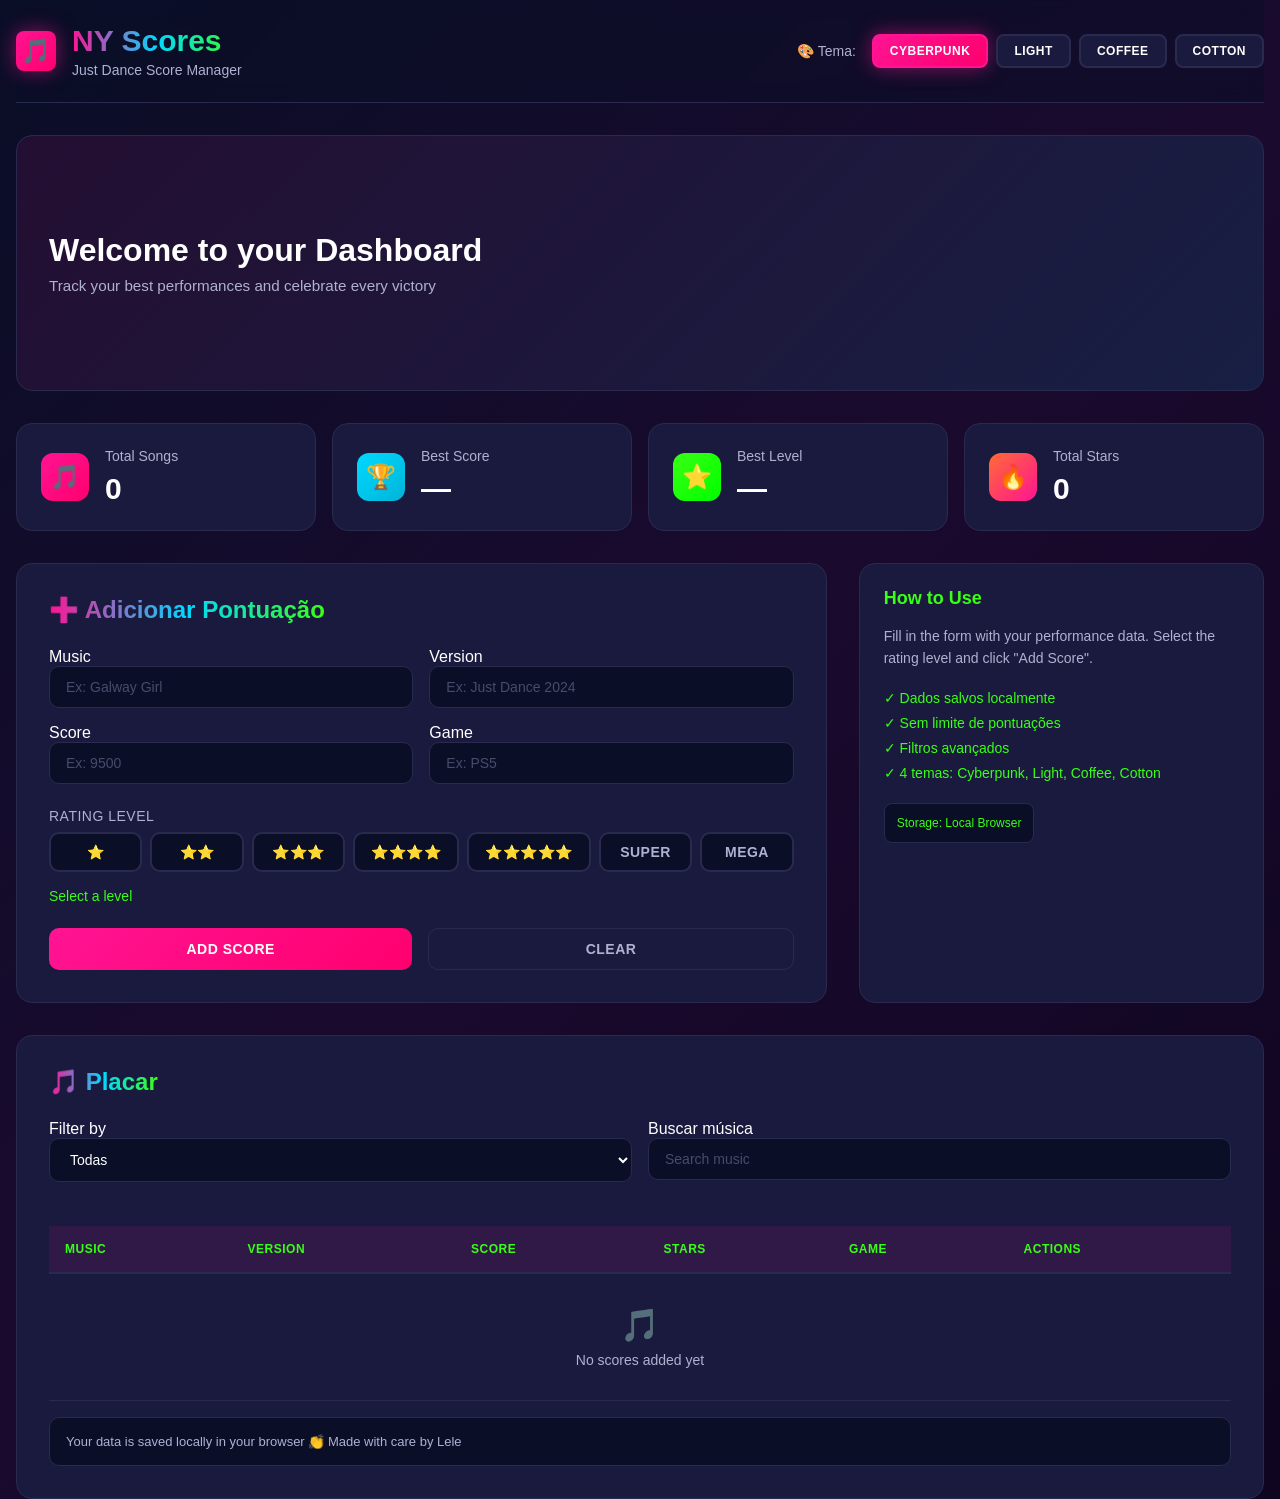
<file: index.html>
<!DOCTYPE html>
<html lang="pt-BR" id="htmlElement">
<head>
    <meta charset="UTF-8">
    <meta name="viewport" content="width=device-width, initial-scale=1.0">
    <title>NY Scores - Just Dance</title>
    
    <!-- Estilos base -->
    <link rel="stylesheet" href="styles.css">
    
    <!-- Temas (o tema ativo será carregado dinamicamente) -->
    <link rel="stylesheet" href="theme-cyberpunk.css" id="theme-link">
    
    <style>
        /* Ícones de Estrelas */
        .star-icon {
            display: inline-block;
            width: 1.2em;
            height: 1.2em;
            margin: 0 2px;
            vertical-align: middle;
        }

        .star-icon.star-yellow {
            color: #FFD700;
        }

        .star-icon.star-blue {
            color: #00D9FF;
        }

        .star-icon.star-magenta {
            color: #FF1493;
        }

        .stars-container {
            display: inline-flex;
            gap: 2px;
            align-items: center;
        }

        /* Estilos adicionais para o seletor de temas */
        .theme-selector {
            display: flex;
            gap: 0.5rem;
            align-items: center;
        }

        .theme-selector label {
            font-size: 0.875rem;
            color: var(--secondary-text);
            margin-right: 0.5rem;
        }

        .theme-btn {
            padding: 0.5rem 1rem;
            background: var(--card-bg);
            border: 2px solid var(--border-color);
            border-radius: 0.5rem;
            color: var(--text-color);
            cursor: pointer;
            font-size: 0.75rem;
            font-weight: 600;
            transition: all 0.3s ease;
            font-family: 'Inter', sans-serif;
        }

        .theme-btn:hover {
            border-color: var(--primary-color);
            transform: translateY(-2px);
        }

        .theme-btn.active {
            background: var(--primary-gradient);
            border-color: var(--primary-color);
            color: white;
            box-shadow: 0 0 20px var(--primary-glow);
        }
    </style>
</head>
<body data-theme="cyberpunk">
    <div class="container">
        <!-- Header -->
        <header class="header">
            <div class="header-content">
                <div class="header-icon">🎵</div>
                <div class="header-title logo-text">
                    <h1>NY Scores</h1>
                    <p>Gerenciador de Pontuações Just Dance</p>
                </div>
            </div>
            
            <!-- Seletor de Temas -->
            <div class="theme-selector">
                <label for="theme-select">🎨 Tema:</label>
                <button class="theme-btn active" data-theme="cyberpunk">Cyberpunk</button>
                <button class="theme-btn" data-theme="light">Light</button>
                <button class="theme-btn" data-theme="dark">Coffee</button>
                <button class="theme-btn" data-theme="neon">Cotton</button>
            </div>
        </header>

        <!-- Hero Section -->
        <div class="hero">
            <div class="hero-content">
                <h2>Bem-vindo ao seu Dashboard</h2>
                <p>Acompanhe suas melhores performances e celebre cada vitória</p>
            </div>
        </div>

        <!-- Stats Grid -->
        <div class="stats-grid">
            <div class="stat-card">
                <div class="stat-icon icon-1">🎵</div>
                <div class="stat-content">
                    <p id="totalMusicsLabel">Total de Músicas</p>
                    <div class="stat-value" id="totalMusics">0</div>
                </div>
            </div>
            <div class="stat-card">
                <div class="stat-icon icon-2">🏆</div>
                <div class="stat-content">
                    <p id="bestScoreLabel">Melhor Pontuação</p>
                    <div class="stat-value" id="bestScore">—</div>
                </div>
            </div>
            <div class="stat-card">
                <div class="stat-icon icon-3">⭐</div>
                <div class="stat-content">
                    <p id="bestRatingLabel">Melhor Nível</p>
                    <div class="stat-value" id="bestRating">—</div>
                </div>
            </div>
            <div class="stat-card">
                <div class="stat-icon icon-4">🔥</div>
                <div class="stat-content">
                    <p id="totalStarsLabel">Total de Estrelas</p>
                    <div class="stat-value" id="totalStars">0</div>
                </div>
            </div>
        </div>

        <!-- Main Grid -->
        <div class="main-grid">
            <!-- Form Section -->
            <div class="card">
                <h2 class="card-title">
                    <span>➕ Adicionar Pontuação</span>
                </h2>

                <div class="form-inputs">
                    <div>
                        <label>Música</label>
                        <input type="text" id="musicName" placeholder="Ex: Galway Girl">
                    </div>
                    <div>
                        <label>Versão</label>
                        <input type="text" id="version" placeholder="Ex: Just Dance 2024">
                    </div>
                    <div>
                        <label>Pontuação</label>
                        <input type="number" id="score" placeholder="Ex: 9500">
                    </div>
                    <div>
                        <label>Jogo</label>
                        <input type="text" id="game" placeholder="Ex: PS5">
                    </div>
                </div>

                <div class="form-group">
                    <label>Nível de Classificação</label>
                    <div class="rating-buttons">
                        <button class="rating-btn" data-rating="1">⭐</button>
                        <button class="rating-btn" data-rating="2">⭐⭐</button>
                        <button class="rating-btn" data-rating="3">⭐⭐⭐</button>
                        <button class="rating-btn" data-rating="4">⭐⭐⭐⭐</button>
                        <button class="rating-btn" data-rating="5">⭐⭐⭐⭐⭐</button>
                        <button class="rating-btn" data-rating="superstar">Super</button>
                        <button class="rating-btn" data-rating="megastar">Mega</button>
                    </div>
                    <div class="selected-rating" id="selectedRating">Selecione um nível</div>
                </div>

                <div class="button-group">
                    <button class="btn-add" id="addBtn">Adicionar Pontuação</button>
                    <button class="btn-clear" id="clearBtn">Limpar</button>
                </div>
            </div>

            <!-- Sidebar -->
            <div class="sidebar-card">
                <h3 class="sidebar-title">💡 Como Usar</h3>
                <p class="sidebar-text">
                    Preencha o formulário com os dados da sua performance. Selecione o nível de classificação e clique em "Adicionar Pontuação".
                </p>
                <div style="font-size: 0.875rem; color: var(--accent-color); line-height: 1.8;">
                    <p>✓ Dados salvos localmente</p>
                    <p>✓ Sem limite de pontuações</p>
                    <p>✓ Filtros avançados</p>
                    <p>✓ 4 temas: Cyberpunk, Light, Coffee, Cotton</p>
                </div>
                <div class="storage-badge">
                    💾 Armazenamento: Navegador Local
                </div>
            </div>
        </div>

        <!-- Table Section -->
        <div class="card table-section">
            <h2 class="card-title">
                <span>🎵 Placar</span>
            </h2>

            <div class="filter-section">
                <div>
                    <label>Filtro por ⭐ mínimas</label>
                    <select id="filterRating">
                        <option value="all">Todas</option>
                        <option value="1">1⭐+</option>
                        <option value="2">2⭐+</option>
                        <option value="3">3⭐+</option>
                        <option value="4">4⭐+</option>
                        <option value="5">5⭐+</option>
                        <option value="superstar">Super+</option>
                        <option value="megastar">Mega</option>
                    </select>
                </div>
                <div>
                    <label>Buscar música</label>
                    <input type="text" id="searchMusic" placeholder="Galway girl, Uptown funk...">
                </div>
            </div>

            <div class="table-wrapper">
                <table id="scoresTable">
                    <thead>
                        <tr>
                            <th>Música</th>
                            <th>Versão</th>
                            <th>Pontuação</th>
                            <th>Estrelas</th>
                            <th>Jogo</th>
                            <th>Ações</th>
                        </tr>
                    </thead>
                    <tbody id="tableBody">
                        <tr>
                            <td colspan="6" class="empty-state">
                                <div class="empty-state-icon">🎵</div>
                                <div>Nenhuma pontuação adicionada ainda</div>
                            </td>
                        </tr>
                    </tbody>
                </table>
            </div>

            <div class="footer-note">
                💾 Seus dados são salvos localmente no navegador 👍 Feito com carinho por Lele
            </div>
        </div>
    </div>

    <script>
        // ============================================
        // SISTEMA DE IDIOMAS
        // ============================================
        
        const translations = {
            pt: {
                title: 'NY Scores',
                subtitle: 'Gerenciador de Pontuações Just Dance',
                welcome: 'Bem-vindo ao seu Dashboard',
                description: 'Acompanhe suas melhores performances e celebre cada vitória',
                totalMusics: 'Total de Músicas',
                bestScore: 'Melhor Pontuação',
                bestLevel: 'Melhor Nível',
                totalStars: 'Total de Estrelas',
                addScore: 'Adicionar Pontuação',
                music: 'Música',
                version: 'Versão',
                score: 'Pontuação',
                game: 'Jogo',
                rating: 'Nível de Classificação',
                selectLevel: 'Selecione um nível',
                add: 'Adicionar Pontuação',
                clear: 'Limpar',
                howToUse: 'Como Usar',
                howToUseDesc: 'Preencha o formulário com os dados da sua performance. Selecione o nível de classificação e clique em "Adicionar Pontuação".',
                localData: 'Dados salvos localmente',
                noLimit: 'Sem limite de pontuações',
                advancedFilters: 'Filtros avançados',
                themes: '4 temas: Cyberpunk, Light, Coffee, Cotton',
                storage: 'Armazenamento: Navegador Local',
                filter: 'Filtro por',
                search: 'Buscar música',
                noScores: 'Nenhuma pontuação adicionada ainda',
                delete: 'Deletar',
                actions: 'Ações',
                stars: 'Estrelas',
                version_label: 'Ex: Just Dance 2024',
                music_label: 'Ex: Galway Girl',
                score_label: 'Ex: 9500',
                game_label: 'Ex: PS5',
                theme: 'Tema',
                language: 'Idioma',
                footer: 'Seus dados são salvos localmente no navegador 👏 Feito com carinho por Lele',
                fillRequired: 'Por favor, preencha todos os campos obrigatórios'
            },
            en: {
                title: 'NY Scores',
                subtitle: 'Just Dance Score Manager',
                welcome: 'Welcome to your Dashboard',
                description: 'Track your best performances and celebrate every victory',
                totalMusics: 'Total Songs',
                bestScore: 'Best Score',
                bestLevel: 'Best Level',
                totalStars: 'Total Stars',
                addScore: 'Add Score',
                music: 'Music',
                version: 'Version',
                score: 'Score',
                game: 'Game',
                rating: 'Rating Level',
                selectLevel: 'Select a level',
                add: 'Add Score',
                clear: 'Clear',
                howToUse: 'How to Use',
                howToUseDesc: 'Fill in the form with your performance data. Select the rating level and click "Add Score".',
                localData: 'Data saved locally',
                noLimit: 'Unlimited scores',
                advancedFilters: 'Advanced filters',
                themes: '4 themes: Cyberpunk, Light, Coffee, Cotton',
                storage: 'Storage: Local Browser',
                filter: 'Filter by',
                search: 'Search music',
                noScores: 'No scores added yet',
                delete: 'Delete',
                actions: 'Actions',
                stars: 'Stars',
                version_label: 'Ex: Just Dance 2024',
                music_label: 'Ex: Galway Girl',
                score_label: 'Ex: 9500',
                game_label: 'Ex: PS5',
                theme: 'Theme',
                language: 'Language',
                footer: 'Your data is saved locally in your browser 👏 Made with care by Lele',
                fillRequired: 'Please fill in all required fields'
            }
        };
        
        let currentLanguage = 'pt';
        
        // Detectar idioma do navegador
        function detectLanguage() {
            const browserLang = navigator.language || navigator.userLanguage;
            if (browserLang.startsWith('pt')) {
                return 'pt';
            } else if (browserLang.startsWith('en')) {
                return 'en';
            }
            return 'pt'; // Padrão
        }
        
        // Obter tradução
        function t(key) {
            return translations[currentLanguage][key] || translations['pt'][key];
        }
        
        // Carregar idioma salvo ou detectado
        function loadLanguage() {
            currentLanguage = localStorage.getItem('selectedLanguage') || detectLanguage();
            updateLanguage();
        }
        
        // Atualizar todos os textos da página
        function updateLanguage() {
            document.documentElement.lang = currentLanguage;
            localStorage.setItem('selectedLanguage', currentLanguage);
            
            // Atualizar textos
            document.querySelector('.logo-text h1').textContent = t('title');
            document.querySelector('.logo-text p').textContent = t('subtitle');
            document.querySelector('.hero h2').textContent = t('welcome');
            document.querySelector('.hero p').textContent = t('description');
            document.getElementById('totalMusicsLabel').textContent = t('totalMusics');
            document.getElementById('bestScoreLabel').textContent = t('bestScore');
            document.getElementById('bestRatingLabel').textContent = t('bestLevel');
            document.getElementById('totalStarsLabel').textContent = t('totalStars');
            document.querySelector('.form-group label').textContent = t('rating');
            document.getElementById('selectedRating').textContent = t('selectLevel');
            document.getElementById('addBtn').textContent = t('add');
            document.getElementById('clearBtn').textContent = t('clear');
            document.querySelector('.sidebar-title').textContent = t('howToUse');
            document.querySelector('.sidebar-text').textContent = t('howToUseDesc');
            document.querySelector('.storage-badge').textContent = t('storage');
            document.getElementById('filterRating').previousElementSibling.textContent = t('filter');
            document.getElementById('searchMusic').placeholder = t('search');
            document.querySelector('.footer-note').textContent = t('footer');
            
            // Atualizar labels dos inputs
            document.querySelectorAll('.form-inputs label')[0].textContent = t('music');
            document.querySelectorAll('.form-inputs label')[1].textContent = t('version');
            document.querySelectorAll('.form-inputs label')[2].textContent = t('score');
            document.querySelectorAll('.form-inputs label')[3].textContent = t('game');
            
            document.getElementById('musicName').placeholder = t('music_label');
            document.getElementById('version').placeholder = t('version_label');
            document.getElementById('score').placeholder = t('score_label');
            document.getElementById('game').placeholder = t('game_label');
            
            // Atualizar tabela
            document.querySelectorAll('thead th')[0].textContent = t('music');
            document.querySelectorAll('thead th')[1].textContent = t('version');
            document.querySelectorAll('thead th')[2].textContent = t('score');
            document.querySelectorAll('thead th')[3].textContent = t('stars');
            document.querySelectorAll('thead th')[4].textContent = t('game');
            document.querySelectorAll('thead th')[5].textContent = t('actions');
        }
        
        // ============================================
        // SISTEMA DE TEMAS
        // ============================================
        
        const themeButtons = document.querySelectorAll('.theme-btn');
        const themeLink = document.getElementById('theme-link');
        const htmlElement = document.documentElement;
        
        // Temas disponíveis
        const themes = {
            cyberpunk: 'theme-cyberpunk.css',
            light: 'theme-light.css',
            dark: 'theme-dark.css',
            neon: 'theme-neon.css'
        };
        
        // Carregar tema salvo ou usar padrão
        function loadTheme() {
            const savedTheme = localStorage.getItem('selectedTheme') || 'cyberpunk';
            setTheme(savedTheme);
        }
        
        // Definir tema
        function setTheme(themeName) {
            if (themes[themeName]) {
                themeLink.href = themes[themeName];
                htmlElement.setAttribute('data-theme', themeName);
                localStorage.setItem('selectedTheme', themeName);
                
                // Atualizar botões
                themeButtons.forEach(btn => {
                    btn.classList.remove('active');
                    if (btn.getAttribute('data-theme') === themeName) {
                        btn.classList.add('active');
                    }
                });
            }
        }
        
        // Event listeners para botões de tema
        themeButtons.forEach(btn => {
            btn.addEventListener('click', () => {
                const themeName = btn.getAttribute('data-theme');
                setTheme(themeName);
            });
        });
        
        // ============================================
        // GERENCIAMENTO DE DADOS
        // ============================================
        
        let scores = JSON.parse(localStorage.getItem('justDanceScores')) || [];
        let selectedRating = null;

        // Carregar scores ao iniciar
        function loadScores() {
            updateStats();
            renderTable();
        }

        // Atualizar estatísticas
        function updateStats() {
            document.getElementById('totalMusics').textContent = scores.length;
            
            if (scores.length > 0) {
                const bestScoreValue = Math.max(...scores.map(s => s.score));
                document.getElementById('bestScore').textContent = bestScoreValue;
                
                const bestRatingObj = scores.reduce((max, s) => {
                    const ratingValue = s.rating === 'megastar' ? 6 : s.rating === 'superstar' ? 5.5 : parseInt(s.rating);
                    const maxValue = max.rating === 'megastar' ? 6 : max.rating === 'superstar' ? 5.5 : parseInt(max.rating);
                    return ratingValue > maxValue ? s : max;
                });
                document.getElementById('bestRating').innerHTML = getRatingDisplay(bestRatingObj.rating);
                
                const totalStars = scores.reduce((sum, s) => sum + (s.rating === 'megastar' ? 6 : s.rating === 'superstar' ? 5 : parseInt(s.rating)), 0);
                document.getElementById('totalStars').textContent = totalStars;
            } else {
                document.getElementById('bestScore').textContent = '—';
                document.getElementById('bestRating').innerHTML = '—';
                document.getElementById('totalStars').textContent = '0';
            }
        }

        // SVG Star Icon
        function createStarSVG(color) {
            const svg = '<svg class="star-icon star-' + color + '" viewBox="0 0 24 24" fill="currentColor" xmlns="http://www.w3.org/2000/svg"><polygon points="12 2 15.09 10.26 23.77 10.36 17.13 16.01 19.09 24.29 12 18.54 4.91 24.29 6.87 16.01 0.23 10.36 8.91 10.26"/></svg>';
            return svg;
        }

        // Obter exibição de classificação
        function getRatingDisplay(rating) {
            if (rating === 'superstar') {
                return '<span class="stars-container">' + createStarSVG('blue') + createStarSVG('blue') + createStarSVG('blue') + createStarSVG('blue') + createStarSVG('blue') + '</span>';
            }
            if (rating === 'megastar') {
                return '<span class="stars-container">' + createStarSVG('magenta') + createStarSVG('magenta') + createStarSVG('magenta') + createStarSVG('magenta') + createStarSVG('magenta') + '</span>';
            }
            const numStars = parseInt(rating);
            let stars = '';
            for (let i = 0; i < numStars; i++) {
                stars += createStarSVG('yellow');
            }
            return '<span class="stars-container">' + stars + '</span>';
        }

        // Botões de classificação
        document.querySelectorAll('.rating-btn').forEach(btn => {
            btn.addEventListener('click', () => {
                document.querySelectorAll('.rating-btn').forEach(b => b.classList.remove('active'));
                btn.classList.add('active');
                selectedRating = btn.dataset.rating;
                document.getElementById('selectedRating').innerHTML = getRatingDisplay(selectedRating);
                document.getElementById('selectedRating').style.color = 'var(--accent-color)';
            });
        });

        // Adicionar pontuação
        document.getElementById('addBtn').addEventListener('click', () => {
            const musicName = document.getElementById('musicName').value.trim();
            const version = document.getElementById('version').value.trim();
            const score = document.getElementById('score').value.trim();
            const game = document.getElementById('game').value.trim();

            if (!musicName || !score || !selectedRating) {
                alert(t('fillRequired'));
                return;
            }

            scores.push({
                id: Date.now().toString(),
                musicName,
                version: version || 'N/A',
                score: parseInt(score),
                game: game || 'N/A',
                rating: selectedRating
            });

            localStorage.setItem('justDanceScores', JSON.stringify(scores));
            clearForm();
            updateStats();
            renderTable();
        });

        // Limpar formulário
        function clearForm() {
            document.getElementById('musicName').value = '';
            document.getElementById('version').value = '';
            document.getElementById('score').value = '';
            document.getElementById('game').value = '';
            document.querySelectorAll('.rating-btn').forEach(b => b.classList.remove('active'));
            selectedRating = null;
            document.getElementById('selectedRating').textContent = 'Selecione um nível';
            document.getElementById('selectedRating').style.color = 'var(--secondary-text)';
        }

        document.getElementById('clearBtn').addEventListener('click', clearForm);

        // Deletar pontuação
        function deleteScore(id) {
            scores = scores.filter(s => s.id !== id);
            localStorage.setItem('justDanceScores', JSON.stringify(scores));
            updateStats();
            renderTable();
        }

        // Renderizar tabela
        function renderTable() {
            const filterRating = document.getElementById('filterRating').value;
            const searchMusic = document.getElementById('searchMusic').value.toLowerCase();

            const filtered = scores.filter(s => {
                const matchesRating = filterRating === 'all' || 
                    (filterRating === 'superstar' && s.rating === 'superstar') ||
                    (filterRating === 'megastar' && s.rating === 'megastar') ||
                    (parseInt(filterRating) <= parseInt(s.rating));
                
                const matchesSearch = s.musicName.toLowerCase().includes(searchMusic);
                return matchesRating && matchesSearch;
            });

            const tbody = document.getElementById('tableBody');
            
            if (filtered.length === 0) {
                tbody.innerHTML = `
                    <tr>
                        <td colspan="6" class="empty-state">
                            <div class="empty-state-icon">🎵</div>
                            <div>${t('noScores')}</div>
                        </td>
                    </tr>
                `;
                return;
            }

            tbody.innerHTML = filtered.map(s => `
                <tr>
                    <td>${s.musicName}</td>
                    <td>${s.version}</td>
                    <td style="color: var(--accent-color); font-weight: bold;">${s.score}</td>
                    <td>${getRatingDisplay(s.rating)}</td>
                    <td>${s.game}</td>
                    <td>
                        <button class="btn-delete" onclick="deleteScore('${s.id}')">${t('delete')}</button>
                    </td>
                </tr>
            `).join('');
        }

        // Filtro e busca
        document.getElementById('filterRating').addEventListener('change', renderTable);
        document.getElementById('searchMusic').addEventListener('input', renderTable);

        // Inicializar
        loadLanguage();
        loadTheme();
        loadScores();
    </script>
</body>
</html>
</file>
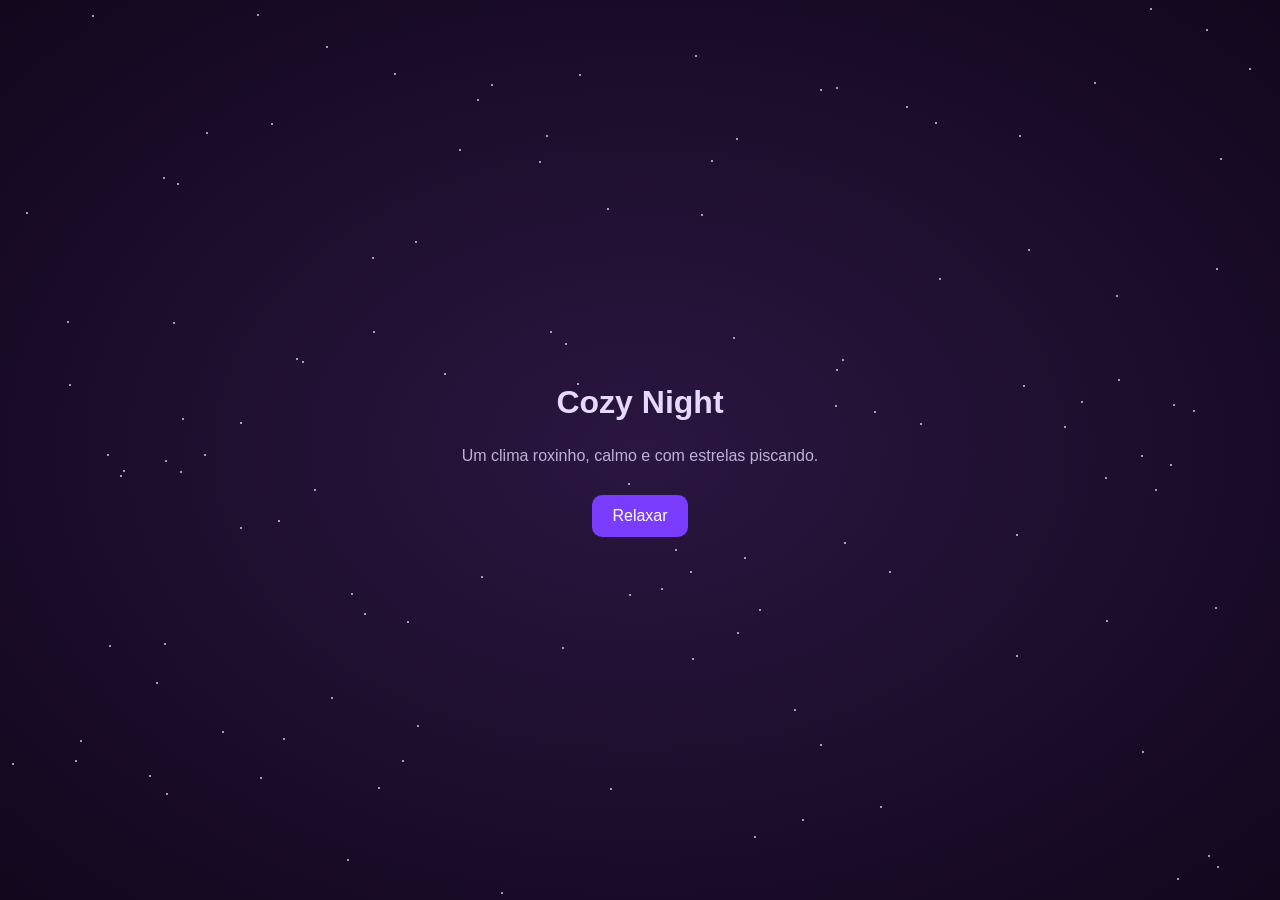
<file: CozyNight.html>
<!DOCTYPE html>
<html lang="pt-br">
<head>
  <meta charset="UTF-8" />
  <meta name="viewport" content="width=device-width, initial-scale=1.0" />
  <title>Cozy Night Mode</title>
  <style>
    body {
      margin: 0;
      height: 100vh;
      background: radial-gradient(#2a1640, #12071d);
      overflow: hidden;
      font-family: Arial, sans-serif;
      color: #e6d9ff;
      display: flex;
      justify-content: center;
      align-items: center;
      flex-direction: column;
    }

    h1 {
      font-size: 32px;
      margin-bottom: 10px;
    }

    p {
      opacity: 0.8;
      font-size: 16px;
      margin-bottom: 30px;
    }

    /* Estrelas */
    .star {
      position: absolute;
      background: white;
      width: 2px;
      height: 2px;
      border-radius: 50%;
      opacity: 0.8;
      animation: twinkle 2s infinite ease-in-out;
    }

    @keyframes twinkle {
      0%, 100% { opacity: 0.2; }
      50% { opacity: 1; }
    }

    .btn {
      padding: 12px 20px;
      border-radius: 10px;
      background: #7a3cff;
      border: none;
      color: white;
      font-size: 16px;
      cursor: pointer;
      transition: 0.2s;
    }

    .btn:hover {
      transform: scale(1.05);
    }
  </style>
</head>
<body>

  <h1>Cozy Night</h1>
  <p>Um clima roxinho, calmo e com estrelas piscando.</p>
  <button class="btn" onclick="activateCozy()">Relaxar</button>

  <script>
    function createStar() {
      const star = document.createElement('div');
      star.classList.add('star');
      star.style.top = Math.random() * 100 + 'vh';
      star.style.left = Math.random() * 100 + 'vw';
      star.style.animationDuration = (1 + Math.random() * 2) + 's';
      document.body.appendChild(star);
    }

    for (let i = 0; i < 120; i++) {
      createStar();
    }
      function activateCozy() {
      const body = document.body;
      body.style.background = 'radial-gradient(#4b257a, #1a0f2d)';
      body.style.transition = 'background 1.5s ease';
    }
  </script>

</body>
</html>
</file>
<file: styles.css>
/* ============================================
   ESTILOS BASE - Compartilhados entre temas
   ============================================ */

* {
    margin: 0;
    padding: 0;
    box-sizing: border-box;
}

@import url('https://fonts.googleapis.com/css2?family=Space+Grotesk:wght@400;500;600;700&family=Inter:wght@400;500;600;700&display=swap');

body {
    font-family: 'Inter', sans-serif;
    min-height: 100vh;
    transition: background 0.3s ease, color 0.3s ease;
}

h1, h2, h3, h4, h5, h6 {
    font-family: 'Space Grotesk', sans-serif;
    font-weight: 700;
}

.container {
    max-width: 1280px;
    margin: 0 auto;
    padding: 0 1rem;
}

/* Header */
.header {
    border-bottom: 1px solid var(--border-color);
    backdrop-filter: blur(10px);
    background: var(--header-bg);
    padding: 1.5rem 0;
    margin-bottom: 2rem;
    display: flex;
    justify-content: space-between;
    align-items: center;
}

.header-content {
    display: flex;
    align-items: center;
    gap: 1rem;
}

.header-icon {
    width: 2.5rem;
    height: 2.5rem;
    background: var(--primary-gradient);
    border-radius: 0.5rem;
    display: flex;
    align-items: center;
    justify-content: center;
    font-size: 1.5rem;
    box-shadow: 0 0 20px var(--primary-glow);
}

.header-title h1 {
    font-size: 1.875rem;
    background: var(--text-gradient);
    -webkit-background-clip: text;
    -webkit-text-fill-color: transparent;
    background-clip: text;
    margin-bottom: 0.25rem;
}

.header-title p {
    font-size: 0.875rem;
    color: var(--secondary-text);
}

/* Theme Selector */
.theme-selector {
    display: flex;
    gap: 0.5rem;
    align-items: center;
}

.theme-selector label {
    font-size: 0.875rem;
    color: var(--secondary-text);
    margin-right: 0.5rem;
}

.theme-btn {
    padding: 0.5rem 1rem;
    background: var(--card-bg);
    border: 2px solid var(--border-color);
    border-radius: 0.5rem;
    color: var(--text-color);
    cursor: pointer;
    font-size: 0.75rem;
    font-weight: 600;
    transition: all 0.3s ease;
    font-family: 'Inter', sans-serif;
}

.theme-btn:hover {
    border-color: var(--primary-color);
    transform: translateY(-2px);
}

.theme-btn.active {
    background: var(--primary-gradient);
    border-color: var(--primary-color);
    color: white;
    box-shadow: 0 0 20px var(--primary-glow);
}

/* Stats Grid */
.stats-grid {
    display: grid;
    grid-template-columns: repeat(auto-fit, minmax(250px, 1fr));
    gap: 1rem;
    margin-bottom: 2rem;
}

.stat-card {
    background: var(--card-bg);
    border: 1px solid var(--border-color);
    border-radius: 1rem;
    padding: 1.5rem;
    display: flex;
    align-items: center;
    gap: 1rem;
    transition: all 0.3s ease;
    cursor: pointer;
}

.stat-card:hover {
    border-color: var(--primary-color);
    box-shadow: 0 0 30px var(--primary-glow);
    transform: translateY(-2px);
}

.stat-icon {
    width: 3rem;
    height: 3rem;
    border-radius: 0.75rem;
    display: flex;
    align-items: center;
    justify-content: center;
    font-size: 1.5rem;
    flex-shrink: 0;
}

.stat-icon.icon-1 { background: var(--color-1); }
.stat-icon.icon-2 { background: var(--color-2); }
.stat-icon.icon-3 { background: var(--color-3); }
.stat-icon.icon-4 { background: var(--color-4); }

.stat-content p {
    font-size: 0.875rem;
    color: var(--secondary-text);
    margin-bottom: 0.5rem;
}

.stat-value {
    font-size: 1.875rem;
    font-weight: bold;
    color: var(--text-color);
}

/* Main Grid */
.main-grid {
    display: grid;
    grid-template-columns: 2fr 1fr;
    gap: 2rem;
    margin-bottom: 2rem;
}

@media (max-width: 1024px) {
    .main-grid {
        grid-template-columns: 1fr;
    }
}

/* Card */
.card {
    background: var(--card-bg);
    border: 1px solid var(--border-color);
    border-radius: 1rem;
    padding: 2rem;
    box-shadow: 0 10px 30px var(--card-shadow);
}

.card-title {
    font-size: 1.5rem;
    margin-bottom: 1.5rem;
    display: flex;
    align-items: center;
    gap: 0.75rem;
    color: var(--text-color);
}

.card-title span {
    background: var(--text-gradient);
    -webkit-background-clip: text;
    -webkit-text-fill-color: transparent;
    background-clip: text;
}

/* Form */
.form-group {
    margin-bottom: 1.5rem;
}

.form-group label {
    display: block;
    font-size: 0.875rem;
    font-weight: 500;
    color: var(--secondary-text);
    margin-bottom: 0.5rem;
    text-transform: uppercase;
    letter-spacing: 0.5px;
}

.form-inputs {
    display: grid;
    grid-template-columns: repeat(2, 1fr);
    gap: 1rem;
    margin-bottom: 1.5rem;
}

@media (max-width: 768px) {
    .form-inputs {
        grid-template-columns: 1fr;
    }
}

input[type="text"],
input[type="number"],
select {
    width: 100%;
    padding: 0.75rem 1rem;
    background: var(--input-bg);
    border: 1px solid var(--border-color);
    border-radius: 0.625rem;
    color: var(--text-color);
    font-size: 0.875rem;
    font-family: 'Inter', sans-serif;
    transition: all 0.3s ease;
}

input::placeholder {
    color: var(--placeholder-color);
}

input:focus,
select:focus {
    outline: none;
    border-color: var(--primary-color);
    box-shadow: 0 0 10px var(--primary-glow);
    background: var(--input-focus-bg);
}

/* Rating Buttons */
.rating-buttons {
    display: flex;
    flex-wrap: wrap;
    gap: 0.5rem;
    margin-bottom: 1rem;
}

.rating-btn {
    padding: 0.625rem 1rem;
    background: var(--input-bg);
    border: 2px solid var(--border-color);
    border-radius: 0.625rem;
    color: var(--secondary-text);
    cursor: pointer;
    font-size: 0.875rem;
    font-weight: 600;
    transition: all 0.3s ease;
    font-family: 'Inter', sans-serif;
}

.rating-btn:hover {
    border-color: var(--primary-color);
    color: var(--primary-color);
}

.rating-btn.active {
    background: var(--primary-gradient);
    border-color: var(--primary-color);
    color: white;
    box-shadow: 0 0 20px var(--primary-glow);
    transform: scale(1.05);
}

.selected-rating {
    font-size: 0.875rem;
    color: var(--accent-color);
    margin-top: 0.5rem;
}

/* Buttons */
.button-group {
    display: flex;
    gap: 1rem;
    margin-top: 1.5rem;
}

button {
    flex: 1;
    padding: 0.75rem 1.25rem;
    border: none;
    border-radius: 0.625rem;
    font-size: 0.875rem;
    font-weight: 600;
    cursor: pointer;
    transition: all 0.3s ease;
    text-transform: uppercase;
    letter-spacing: 0.5px;
    font-family: 'Inter', sans-serif;
}

.btn-add {
    background: var(--primary-gradient);
    color: white;
}

.btn-add:hover {
    box-shadow: 0 10px 30px var(--primary-glow);
    transform: translateY(-2px);
}

.btn-clear {
    background: transparent;
    border: 1px solid var(--border-color);
    color: var(--secondary-text);
}

.btn-clear:hover {
    background: var(--input-bg);
    border-color: var(--primary-color);
    color: var(--primary-color);
}

.btn-delete {
    background: transparent;
    border: 1px solid var(--primary-color);
    color: var(--primary-color);
    padding: 0.5rem 0.75rem;
    font-size: 0.75rem;
    flex: none;
    width: auto;
}

.btn-delete:hover {
    background: var(--primary-color);
    color: white;
}

/* Sidebar */
.sidebar-card {
    background: var(--card-bg);
    border: 1px solid var(--border-color);
    border-radius: 1rem;
    padding: 1.5rem;
    box-shadow: 0 10px 30px var(--card-shadow);
}

.sidebar-title {
    font-size: 1.125rem;
    font-weight: bold;
    color: var(--accent-color);
    margin-bottom: 1rem;
}

.sidebar-text {
    font-size: 0.875rem;
    line-height: 1.6;
    color: var(--secondary-text);
    margin-bottom: 1rem;
}

.storage-badge {
    display: inline-block;
    background: var(--input-bg);
    border: 1px solid var(--border-color);
    color: var(--accent-color);
    padding: 0.75rem;
    border-radius: 0.5rem;
    font-size: 0.75rem;
    margin-top: 1rem;
}

/* Table */
.table-section {
    margin-top: 2rem;
}

.filter-section {
    display: grid;
    grid-template-columns: 1fr 1fr;
    gap: 1rem;
    margin-bottom: 1.5rem;
}

@media (max-width: 768px) {
    .filter-section {
        grid-template-columns: 1fr;
    }
}

.table-wrapper {
    overflow-x: auto;
}

table {
    width: 100%;
    border-collapse: collapse;
    margin-top: 1.25rem;
}

thead {
    background: var(--thead-bg);
    border-bottom: 2px solid var(--border-color);
}

th {
    padding: 1rem;
    text-align: left;
    font-size: 0.75rem;
    font-weight: 600;
    color: var(--accent-color);
    text-transform: uppercase;
    letter-spacing: 0.5px;
}

td {
    padding: 1rem;
    border-bottom: 1px solid var(--border-color);
    font-size: 0.875rem;
    color: var(--text-color);
}

tbody tr:hover {
    background: var(--row-hover-bg);
}

.empty-state {
    text-align: center;
    padding: 2rem 1rem;
    color: var(--secondary-text);
}

.empty-state-icon {
    font-size: 2rem;
    margin-bottom: 0.5rem;
}

/* Footer */
.footer-note {
    margin-top: 1rem;
    padding: 1rem;
    background: var(--input-bg);
    border: 1px solid var(--border-color);
    border-radius: 0.625rem;
    font-size: 0.8125rem;
    color: var(--secondary-text);
}

/* Hero Section */
.hero {
    position: relative;
    height: 16rem;
    background: var(--hero-bg);
    border-radius: 1rem;
    border: 1px solid var(--border-color);
    margin-bottom: 2rem;
    overflow: hidden;
    display: flex;
    align-items: center;
    padding: 2rem;
}

.hero::before {
    content: '';
    position: absolute;
    inset: 0;
    background: var(--hero-overlay);
    pointer-events: none;
}

.hero-content {
    position: relative;
    z-index: 1;
}

.hero h2 {
    font-size: 2rem;
    margin-bottom: 0.5rem;
    color: var(--text-color);
}

.hero p {
    color: var(--secondary-text);
    font-size: 0.95rem;
}
</file>
<file: theme-cyberpunk.css>
/* ============================================
   TEMA CYBERPUNK - Futurista e Neon
   ============================================ */

:root[data-theme="cyberpunk"] {
    /* Cores principais */
    --primary-color: #FF1493;
    --primary-gradient: linear-gradient(135deg, #FF1493 0%, #FF006E 100%);
    --primary-glow: rgba(255, 20, 147, 0.5);
    
    /* Cores secundárias */
    --accent-color: #39FF14;
    --secondary-color: #00D9FF;
    
    /* Gradientes de texto */
    --text-gradient: linear-gradient(90deg, #FF1493, #00D9FF, #39FF14);
    
    /* Cores de fundo */
    --bg-color: linear-gradient(135deg, #0a0e27 0%, #1a0a2e 50%, #0f0520 100%);
    --header-bg: rgba(10, 14, 39, 0.5);
    --card-bg: #1a1a3e;
    --input-bg: #0a0e27;
    --input-focus-bg: rgba(10, 14, 39, 0.8);
    --hero-bg: linear-gradient(135deg, #0a0e27 0%, #1a0a2e 100%);
    --hero-overlay: linear-gradient(135deg, rgba(255, 20, 147, 0.1) 0%, rgba(0, 217, 255, 0.1) 100%);
    
    /* Cores de texto */
    --text-color: #FFFFFF;
    --secondary-text: #b0b0d0;
    --placeholder-color: #4a4a6a;
    
    /* Cores de borda */
    --border-color: #2a2a4e;
    
    /* Cores de componentes */
    --thead-bg: rgba(255, 20, 147, 0.1);
    --row-hover-bg: rgba(255, 20, 147, 0.05);
    --card-shadow: 0 10px 30px rgba(255, 20, 147, 0.1);
    
    /* Cores dos ícones */
    --color-1: linear-gradient(135deg, #FF1493 0%, #FF006E 100%);
    --color-2: linear-gradient(135deg, #00D9FF 0%, #00B4D8 100%);
    --color-3: linear-gradient(135deg, #39FF14 0%, #00FF00 100%);
    --color-4: linear-gradient(135deg, #FF6B35 0%, #FF1493 100%);
}

body[data-theme="cyberpunk"] {
    background: var(--bg-color);
    color: var(--text-color);
}
</file>
